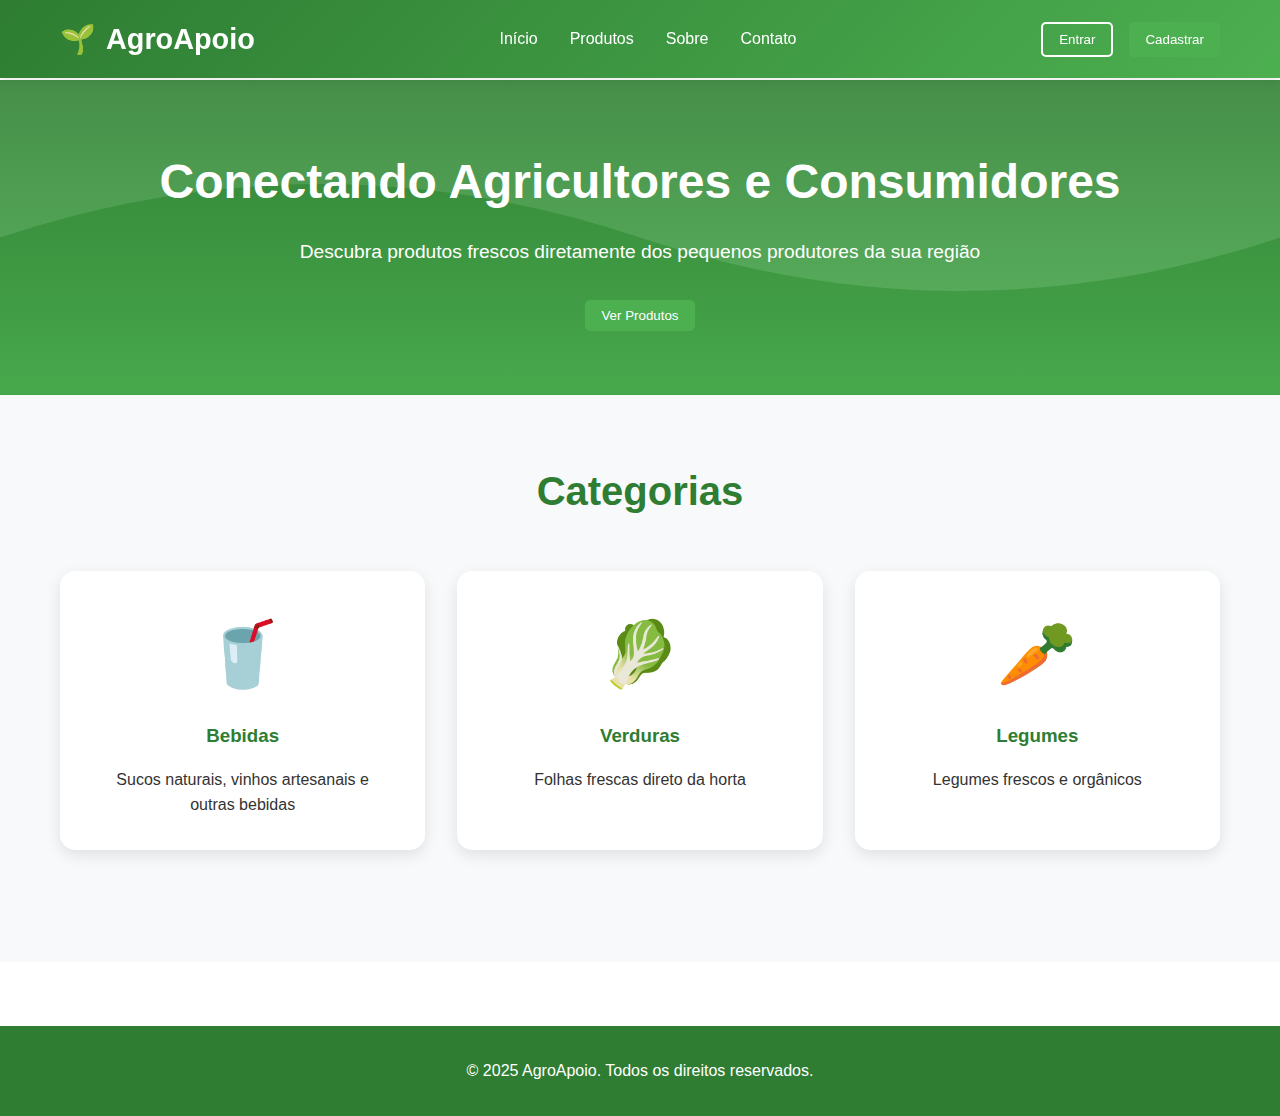
<file: index.html>
<!DOCTYPE html>
<html lang="pt-BR">
<head>
    <meta charset="UTF-8">
    <meta name="viewport" content="width=device-width, initial-scale=1.0">
    <title>AgroApoio - Conectando Agricultores e Consumidores</title>
    <link rel="stylesheet" href="styles.css">
</head>
<body>
    <header>
        <nav class="container">
            <div class="logo">AgroApoio</div>
            <div class="nav-links">
                <a href="#home" onclick="showSection('home')">Início</a>
                <a href="#products" onclick="showSection('products')">Produtos</a>
                <a href="#about">Sobre</a>
                <a href="#contact">Contato</a>
            </div>
            <div class="auth-buttons">
                <button class="btn btn-secondary" onclick="openModal('loginModal')">Entrar</button>
                <button class="btn btn-primary" onclick="openModal('registerModal')">Cadastrar</button>
            </div>
        </nav>
    </header>

    <main>
        <!-- Home Section -->
        <section id="home" class="home-section">
            <div class="hero">
                <div class="container">
                    <h1>Conectando Agricultores e Consumidores</h1>
                    <p>Descubra produtos frescos diretamente dos pequenos produtores da sua região</p>
                    <button class="btn btn-primary" onclick="showSection('products')">Ver Produtos</button>
                </div>
            </div>

            <div class="categories">
                <div class="container">
                    <h2>Categorias</h2>
                    <div class="category-grid">
                        <div class="category-card" onclick="filterProducts('bebidas')">
                            <div class="category-icon">🥤</div>
                            <h3>Bebidas</h3>
                            <p>Sucos naturais, vinhos artesanais e outras bebidas</p>
                        </div>
                        <div class="category-card" onclick="filterProducts('verduras')">
                            <div class="category-icon">🥬</div>
                            <h3>Verduras</h3>
                            <p>Folhas frescas direto da horta</p>
                        </div>
                        <div class="category-card" onclick="filterProducts('legumes')">
                            <div class="category-icon">🥕</div>
                            <h3>Legumes</h3>
                            <p>Legumes frescos e orgânicos</p>
                        </div>
                    </div>
                </div>
            </div>
        </section>

        <!-- Products Section -->
        <section id="products" class="products-section hidden">
            <div class="container">
                <h2>Produtos Disponíveis</h2>
                <div class="form-group">
                    <select id="categoryFilter" onchange="filterProducts(this.value)">
                        <option value="">Todas as categorias</option>
                        <option value="bebidas">Bebidas</option>
                        <option value="verduras">Verduras</option>
                        <option value="legumes">Legumes</option>
                    </select>
                </div>
                <div id="productsGrid" class="products-grid"></div>
            </div>
        </section>
    </main>

    <!-- Login Modal -->
    <div id="loginModal" class="modal">
        <div class="modal-content">
            <span class="close" onclick="closeModal('loginModal')">&times;</span>
            <h2>Entrar</h2>
            <form id="loginForm">
                <div class="form-group">
                    <label for="loginEmail">Email:</label>
                    <input type="email" id="loginEmail" required>
                </div>
                <div class="form-group">
                    <label for="loginPassword">Senha:</label>
                    <input type="password" id="loginPassword" required>
                </div>
                <div class="form-actions">
                    <button type="button" onclick="closeModal('loginModal')" class="btn btn-secondary">Cancelar</button>
                    <button type="submit" class="btn btn-primary">Entrar</button>
                </div>
            </form>
        </div>
    </div>

    <!-- Register Modal -->
    <div id="registerModal" class="modal">
        <div class="modal-content">
            <span class="close" onclick="closeModal('registerModal')">&times;</span>
            <h2>Cadastrar</h2>
            <form id="registerForm">
                <div class="form-group">
                    <label for="userType">Tipo de usuário:</label>
                    <select id="userType" required onchange="toggleFarmerFields()">
                        <option value="">Selecione</option>
                        <option value="cliente">Cliente</option>
                        <option value="vendedor">Vendedor/Agricultor</option>
                    </select>
                </div>
                <div class="form-group">
                    <label for="registerName">Nome:</label>
                    <input type="text" id="registerName" required>
                </div>
                <div class="form-group">
                    <label for="registerEmail">Email:</label>
                    <input type="email" id="registerEmail" required>
                </div>
                <div class="form-group">
                    <label for="registerPhone">Telefone:</label>
                    <input type="tel" id="registerPhone" required>
                </div>
                <div class="form-group">
                    <label for="registerPassword">Senha:</label>
                    <input type="password" id="registerPassword" required>
                </div>
                <div id="farmerFields" class="hidden">
                    <div class="form-group">
                    <label for="farmerPage">Nome da Página do Produtor:</label>
                    <input type="text" id="farmerPage" placeholder="ex: sitiodaserra">
                    <small>Será usado como link para sua página (somente letras e números)</small>
                </div>
                    <div class="form-group">
                        <label for="farmAddress">Endereço da Propriedade:</label>
                        <textarea id="farmAddress" required></textarea>
                    </div>
                    <div class="form-group">
                        <label for="farmerCategories">Categorias de Produtos:</label>
                        <div class="checkbox-group">
                            <label><input type="checkbox" name="farmerCategories" value="bebidas"> Bebidas</label>
                            <label><input type="checkbox" name="farmerCategories" value="verduras"> Verduras</label>
                            <label><input type="checkbox" name="farmerCategories" value="legumes"> Legumes</label>
                        </div>
                    </div>
                </div>
                <div class="form-actions">
                    <button type="button" onclick="closeModal('registerModal')" class="btn btn-secondary">Cancelar</button>
                    <button type="submit" class="btn btn-primary">Cadastrar</button>
                </div>
            </form>
        </div>
    </div>

    <!-- Add Product Modal -->
    <div id="addProductModal" class="modal">
        <div class="modal-content">
            <span class="close" onclick="closeModal('addProductModal')">&times;</span>
            <h2>Adicionar Produto</h2>
            <form id="addProductForm">
                <div class="form-group">
                    <label for="productName">Nome do Produto:</label>
                    <input type="text" id="productName" required>
                </div>
                <div class="form-group">
                    <label for="productCategory">Categoria:</label>
                    <select id="productCategory" required>
                        <option value="">Selecione</option>
                    </select>
                </div>
                <div class="form-group">
                    <label for="productPrice">Preço:</label>
                    <input type="number" id="productPrice" step="0.01" required>
                </div>
                <div class="form-group">
                    <label for="productUnit">Unidade:</label>
                    <select id="productUnit" required>
                        <option value="kg">kg</option>
                        <option value="g">g</option>
                        <option value="unidade">unidade</option>
                        <option value="litro">litro</option>
                        <option value="ml">ml</option>
                    </select>
                </div>
                <div class="form-group">
                    <label for="productDescription">Descrição:</label>
                    <textarea id="productDescription"></textarea>
                </div>
                <div class="form-actions">
                    <button type="button" onclick="closeModal('addProductModal')" class="btn btn-secondary">Cancelar</button>
                    <button type="submit" class="btn btn-primary">Adicionar</button>
                </div>
            </form>
        </div>
    </div>

    <footer>
        <div class="container">
            <p>&copy; 2025 AgroApoio. Todos os direitos reservados.</p>
        </div>
    </footer>

    <script src="index.js"></script>
</body>
</html>
</file>
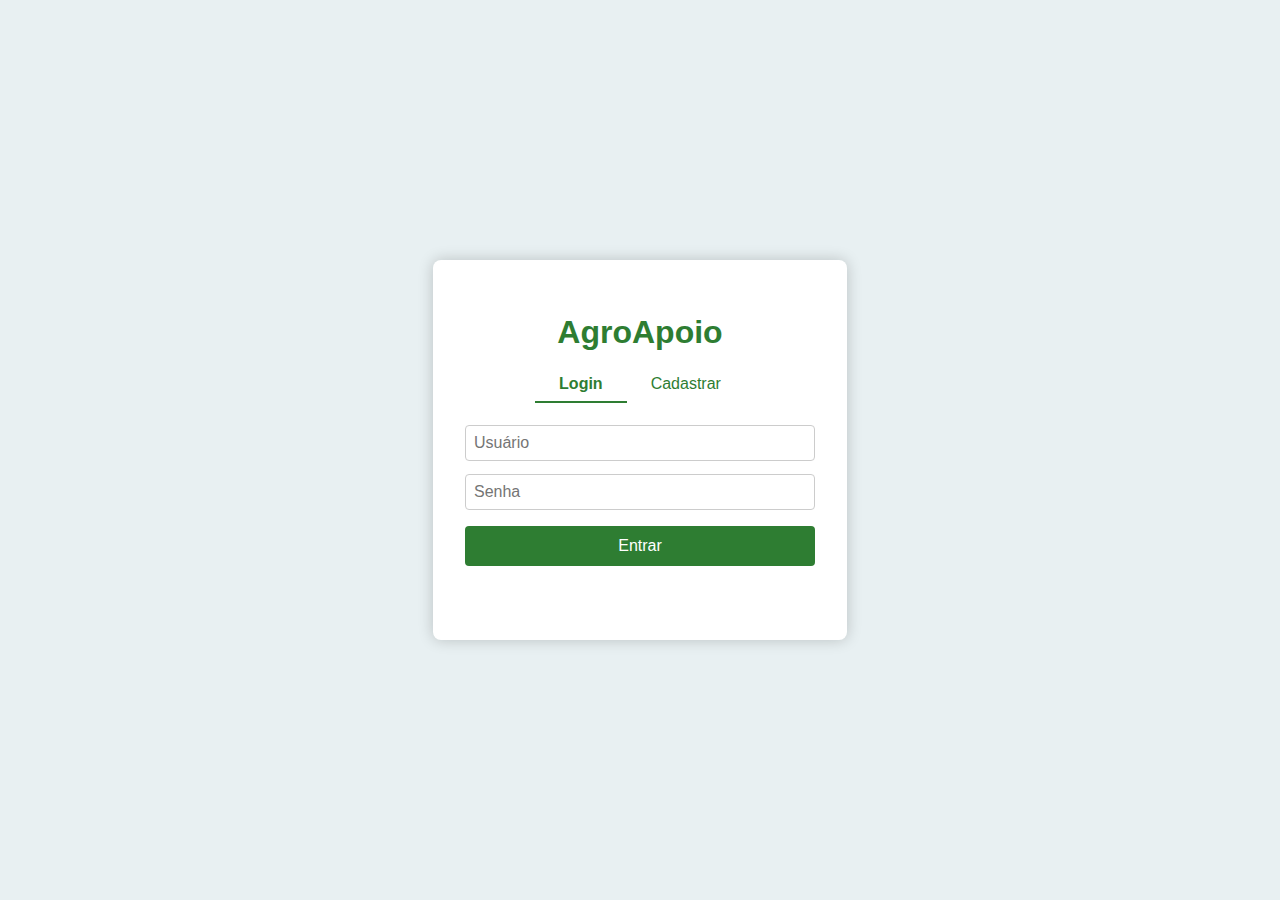
<file: AgroApoio.index.html>
<!DOCTYPE html>
<html lang="pt-br">
<head>
  <meta charset="UTF-8" />
  <meta name="viewport" content="width=device-width, initial-scale=1" />
  <title>AgroApoio - Login e Cadastro</title>
  <link rel="stylesheet" href="AgroApoio.css" />
</head>
<body>
  <div class="container">
    <h1>AgroApoio</h1>

    <div class="tabs">
      <button id="btn-login" class="active">Login</button>
      <button id="btn-register">Cadastrar</button>
    </div>

    <form id="form-login" class="form active">
      <input id="login-username" type="text" placeholder="Usuário" required />
      <input id="login-password" type="password" placeholder="Senha" required />
      <button type="submit">Entrar</button>
      <p id="login-feedback" class="feedback"></p>
    </form>

    <form id="form-register" class="form">
      <input id="register-username" type="text" placeholder="Usuário" required />
      <input id="register-email" type="email" placeholder="Email" required />
      <input id="register-password" type="password" placeholder="Senha" required />
      <input
        id="register-password-confirm"
        type="password"
        placeholder="Confirme a Senha"
        required
      />
      <button type="submit">Cadastrar</button>
      <p id="register-feedback" class="feedback"></p>
    </form>
  </div>

  <script src="AgroApoio.script.js"></script>
</body>
</html>
</file>
<file: styles.css>
* {
    margin: 0;
    padding: 0;
    box-sizing: border-box;
}

body {
    font-family: 'Arial', sans-serif;
    line-height: 1.6;
    color: #333;
}

.container {
    max-width: 1200px;
    margin: 0 auto;
    padding: 0 20px;
}

/* Header */
header {
    background: linear-gradient(135deg, #2e7d32, #4caf50);
    color: white;
    padding: 1rem 0;
    position: fixed;
    width: 100%;
    top: 0;
    z-index: 1000;
    box-shadow: 0 2px 10px rgba(0,0,0,0.1);
}

nav {
    display: flex;
    justify-content: space-between;
    align-items: center;
}

.logo {
    font-size: 1.8rem;
    font-weight: bold;
    display: flex;
    align-items: center;
}

.logo::before {
    content: "🌱";
    margin-right: 10px;
}

.nav-links {
    display: flex;
    gap: 2rem;
}

.nav-links a {
    color: white;
    text-decoration: none;
    transition: color 0.3s;
}

.nav-links a:hover {
    color: #c8e6c9;
}

.auth-buttons {
    display: flex;
    gap: 1rem;
}

.btn {
    padding: 0.5rem 1rem;
    border: none;
    border-radius: 5px;
    cursor: pointer;
    text-decoration: none;
    display: inline-block;
    text-align: center;
    transition: all 0.3s;
}

.btn-primary {
    background: #4caf50;
    color: white;
}

.btn-secondary {
    background: transparent;
    color: white;
    border: 2px solid white;
}

.btn:hover {
    transform: translateY(-2px);
    box-shadow: 0 4px 8px rgba(0,0,0,0.2);
}

/* Main Content */
main {
    margin-top: 80px;
}

.hero {
    background: linear-gradient(rgba(46, 125, 50, 0.8), rgba(76, 175, 80, 0.8)), url('data:image/svg+xml,<svg xmlns="http://www.w3.org/2000/svg" viewBox="0 0 1200 600"><rect fill="%23a5d6a7" width="1200" height="600"/><path fill="%23388e3c" d="M0,300 Q300,200 600,300 T1200,300 L1200,600 L0,600 Z"/></svg>');
    background-size: cover;
    background-position: center;
    color: white;
    text-align: center;
    padding: 4rem 0;
}

.hero h1 {
    font-size: 3rem;
    margin-bottom: 1rem;
    animation: fadeInUp 1s ease-out;
}

.hero p {
    font-size: 1.2rem;
    margin-bottom: 2rem;
    animation: fadeInUp 1s ease-out 0.2s both;
}

.categories {
    padding: 4rem 0;
    background: #f8f9fa;
}

.categories h2 {
    text-align: center;
    margin-bottom: 3rem;
    font-size: 2.5rem;
    color: #2e7d32;
}

.category-grid {
    display: grid;
    grid-template-columns: repeat(auto-fit, minmax(300px, 1fr));
    gap: 2rem;
    margin-bottom: 3rem;
}

.category-card {
    background: white;
    border-radius: 15px;
    padding: 2rem;
    text-align: center;
    box-shadow: 0 5px 15px rgba(0,0,0,0.1);
    transition: transform 0.3s, box-shadow 0.3s;
    cursor: pointer;
}

.category-card:hover {
    transform: translateY(-5px);
    box-shadow: 0 10px 25px rgba(0,0,0,0.2);
}

.category-icon {
    font-size: 4rem;
    margin-bottom: 1rem;
}

.category-card h3 {
    color: #2e7d32;
    margin-bottom: 1rem;
}

.products-grid {
    display: grid;
    grid-template-columns: repeat(auto-fill, minmax(280px, 1fr));
    gap: 2rem;
    margin-top: 2rem;
}

.product-card {
    background: white;
    border-radius: 10px;
    padding: 1.5rem;
    box-shadow: 0 3px 10px rgba(0,0,0,0.1);
    transition: transform 0.3s;
}

.product-card:hover {
    transform: translateY(-3px);
}

.product-card h4 {
    color: #2e7d32;
    margin-bottom: 0.5rem;
}

.product-price {
    font-weight: bold;
    color: #4caf50;
    font-size: 1.2rem;
}

.farmer-info {
    background: #e8f5e8;
    padding: 1rem;
    border-radius: 5px;
    margin-top: 1rem;
}

.products-section {
    padding: 2rem 0;
}

.products-section h2 {
    color: #2e7d32;
    margin-bottom: 2rem;
    text-align: center;
    font-size: 2.5rem;
}

/* Modal Styles */
.modal {
    display: none;
    position: fixed;
    top: 0;
    left: 0;
    width: 100%;
    height: 100%;
    background: rgba(0,0,0,0.5);
    z-index: 2000;
}

.modal-content {
    background: white;
    margin: 5% auto;
    padding: 2rem;
    border-radius: 10px;
    max-width: 500px;
    max-height: 80vh;
    position: relative;
    animation: slideIn 0.3s ease-out;
    overflow-y: auto;
}

.close {
    position: absolute;
    top: 10px;
    right: 15px;
    font-size: 2rem;
    cursor: pointer;
    color: #999;
}

.close:hover {
    color: #333;
}

/* Form Styles */
.form-group {
    margin-bottom: 1rem;
}

.form-group label {
    display: block;
    margin-bottom: 0.5rem;
    font-weight: bold;
    color: #2e7d32;
}

.form-group input,
.form-group select,
.form-group textarea {
    width: 100%;
    padding: 0.8rem;
    border: 1px solid #ddd;
    border-radius: 5px;
    font-size: 1rem;
    transition: border-color 0.3s;
}

.form-group input:focus,
.form-group select:focus,
.form-group textarea:focus {
    outline: none;
    border-color: #4caf50;
}

.form-group textarea {
    height: 100px;
    resize: vertical;
}

.form-actions {
    display: flex;
    gap: 1rem;
    justify-content: flex-end;
    margin-top: 2rem;
}

/* Checkbox Styles */
.checkbox-group {
    display: flex;
    flex-direction: column;
    gap: 0.5rem;
    margin-top: 0.5rem;
}

.checkbox-group label {
    display: flex;
    align-items: center;
    gap: 0.5rem;
    font-weight: normal;
    cursor: pointer;
}

.checkbox-group input[type="checkbox"] {
    width: auto;
    margin: 0;
}

/* Utility Classes */
.hidden {
    display: none;
}

/* Footer */
footer {
    background: #2e7d32;
    color: white;
    text-align: center;
    padding: 2rem 0;
    margin-top: 4rem;
}

/* Animations */
@keyframes fadeInUp {
    from {
        opacity: 0;
        transform: translateY(30px);
    }
    to {
        opacity: 1;
        transform: translateY(0);
    }
}

@keyframes slideIn {
    from {
        opacity: 0;
        transform: translateY(-50px);
    }
    to {
        opacity: 1;
        transform: translateY(0);
    }
}

/* Responsive Design */
@media (max-width: 768px) {
    .nav-links {
        display: none;
    }
    
    .hero h1 {
        font-size: 2rem;
    }
    
    .hero p {
        font-size: 1rem;
    }
    
    .category-grid {
        grid-template-columns: 1fr;
    }
    
    .auth-buttons {
        flex-direction: column;
        gap: 0.5rem;
    }
    
    .modal-content {
        margin: 2% auto;
        padding: 1rem;
        max-width: 90%;
        max-height: 95vh;
    }
    
    .form-actions {
        flex-direction: column;
    }
    
    .products-grid {
        grid-template-columns: 1fr;
    }
}

@media (max-width: 480px) {
    .container {
        padding: 0 10px;
    }
    
    .hero {
        padding: 2rem 0;
    }
    
    .hero h1 {
        font-size: 1.5rem;
    }
    
    .categories {
        padding: 2rem 0;
    }
    
    .categories h2 {
        font-size: 2rem;
    }
    
    .category-card {
        padding: 1.5rem;
    }
    
    .category-icon {
        font-size: 3rem;
    }
}

/* Adicione ao final do arquivo */
.farmer-header {
    background: #e8f5e9;
    padding: 2rem;
    border-radius: 10px;
    margin-bottom: 2rem;
    text-align: center;
}

.farmer-header h2 {
    color: #2e7d32;
    margin-bottom: 1rem;
}

.farmer-link {
    display: block;
    margin-top: 1rem;
    color: #1b5e20;
    font-weight: bold;
}

.farmer-link:hover {
    text-decoration: underline;
}
</file>
<file: AgroApoio.css>
body {
  font-family: Arial, sans-serif;
  background: #e8f0f2;
  display: flex;
  justify-content: center;
  align-items: center;
  height: 100vh;
  margin: 0;
}

.container {
  background: white;
  padding: 2rem;
  border-radius: 8px;
  width: 350px;
  box-shadow: 0 0 15px rgba(0,0,0,0.2);
  text-align: center;
}

h1 {
  margin-bottom: 1rem;
  color: #2e7d32;
}

.tabs {
  display: flex;
  justify-content: center;
  margin-bottom: 1rem;
}

.tabs button {
  background: none;
  border: none;
  font-size: 1rem;
  padding: 0.5rem 1.5rem;
  cursor: pointer;
  color: #2e7d32;
  border-bottom: 2px solid transparent;
  transition: border-color 0.3s;
}

.tabs button.active {
  border-color: #2e7d32;
  font-weight: bold;
}

.form {
  display: none;
  flex-direction: column;
}

.form.active {
  display: flex;
}

input {
  padding: 0.5rem;
  margin: 0.4rem 0;
  border-radius: 4px;
  border: 1px solid #ccc;
  font-size: 1rem;
}

button[type="submit"] {
  background-color: #2e7d32;
  color: white;
  border: none;
  padding: 0.7rem;
  border-radius: 4px;
  font-size: 1rem;
  cursor: pointer;
  margin-top: 0.6rem;
}

.feedback {
  margin-top: 0.5rem;
  font-size: 0.9rem;
  min-height: 1.2rem;
}

.feedback.error {
  color: #d32f2f;
}

.feedback.success {
  color: #388e3c;
}
</file>
